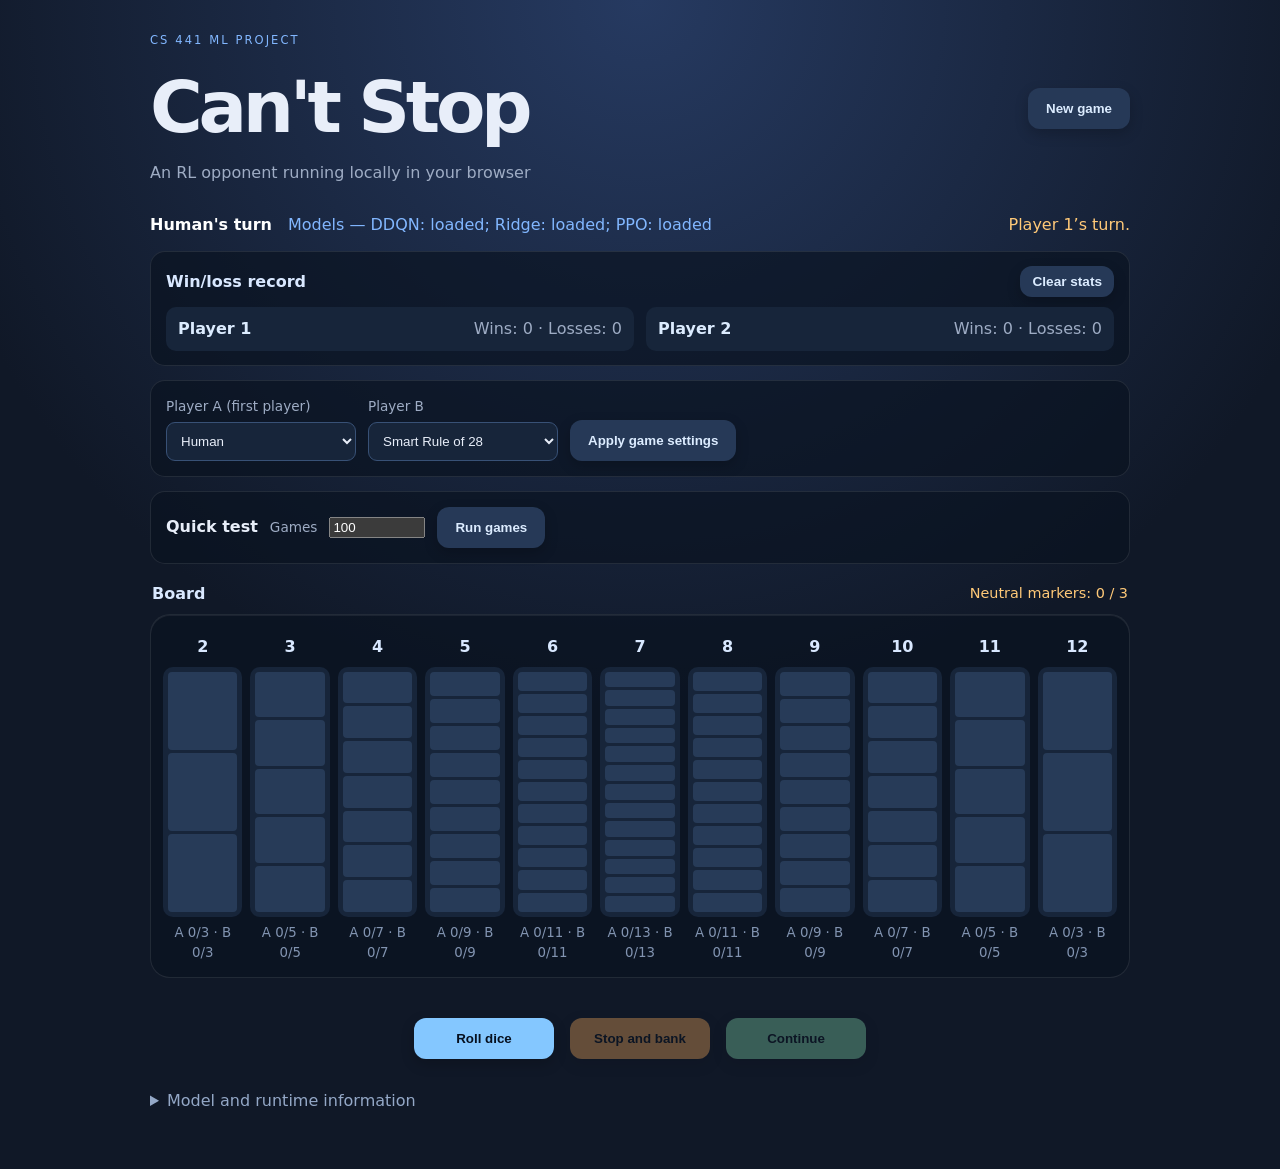
<file: web_demo/index.html>
<!doctype html>
<html lang="en">
<head>
  <meta charset="utf-8">
  <meta name="viewport" content="width=device-width, initial-scale=1">
  <title>Can't Stop — Browser Demo</title>
  <link rel="stylesheet" href="styles.css">
</head>
<body>
  <main>
    <header>
      <div><p class="eyebrow">CS 441 ML PROJECT</p><h1>Can't Stop</h1><p id="subtitle" class="subtitle">An RL opponent running locally in your browser</p></div>
      <button id="new-game" class="secondary">New game</button>
    </header>
    <section class="status" aria-live="polite"><span id="turn-label"></span><span id="model-label">Loading models…</span><span id="message"></span></section>
    <section class="scoreboard" aria-labelledby="scoreboard-label">
      <div class="scoreboard-heading"><strong id="scoreboard-label">Win/loss record</strong><button id="clear-stats" class="secondary" type="button">Clear stats</button></div>
      <div class="scoreboard-cards">
        <div class="score-card"><strong id="player-1-score-label">Player 1</strong><span id="player-1-score"></span></div>
        <div class="score-card"><strong id="player-2-score-label">Player 2</strong><span id="player-2-score"></span></div>
      </div>
    </section>
    <section class="agent-panel">
      <label id="player-a-label">Player A (first player)<select id="agent-a"></select></label>
      <label id="player-b-label">Player B<select id="agent-b"></select></label>
      <button id="apply-agents" class="secondary">Apply game settings</button>
    </section>
    <section class="quick-test" aria-labelledby="quick-test-label">
      <strong id="quick-test-label">Quick test</strong>
      <label for="quick-games">Games</label>
      <input id="quick-games" type="number" min="1" max="10000" value="100" step="1">
      <button id="quick-test" class="secondary" type="button">Run games</button>
      <output id="quick-result" aria-live="polite"></output>
    </section>
    <section class="board-heading"><strong id="board-label">Board</strong><span id="neutral-label">Neutral markers: 0 / 3</span></section>
    <section id="board" class="board"></section>
    <section class="dice-panel"><div id="dice" class="dice"></div><div id="moves" class="moves"></div></section>
    <section class="controls"><button id="roll">Roll dice</button><button id="stop" class="stop" disabled>Stop and bank</button><button id="continue" class="continue" disabled>Continue</button></section>
    <details><summary id="model-info">Model and runtime information</summary><pre id="debug"></pre></details>
  </main>
  <script type="module" src="js/app.js"></script>
</body>
</html>
</file>
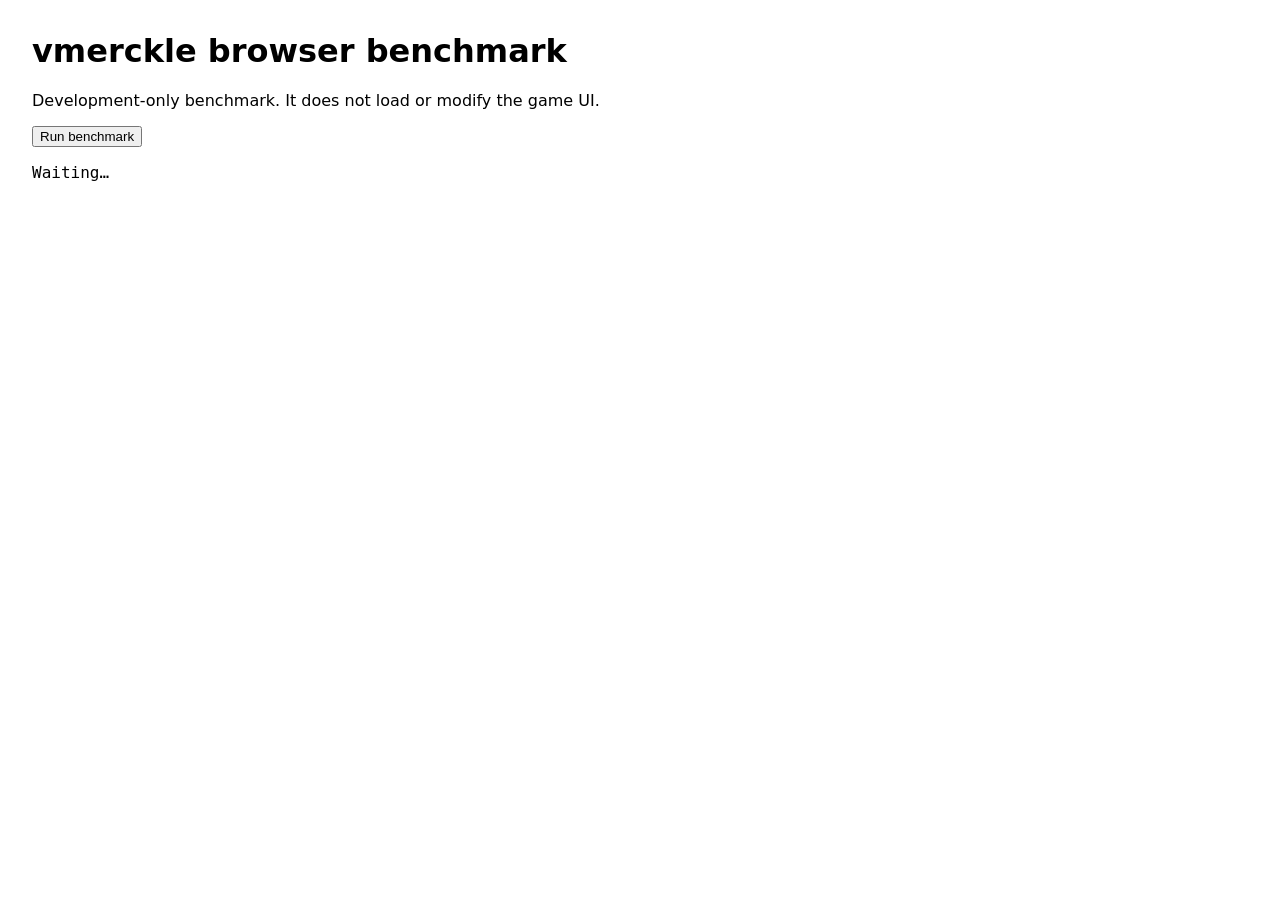
<file: web_demo/tools/benchmark_vmerckle.html>
<!doctype html>
<meta charset="utf-8">
<title>vmerckle browser benchmark</title>
<style>
  body { font: 16px system-ui, sans-serif; margin: 2rem; }
  pre { white-space: pre-wrap; }
</style>
<h1>vmerckle browser benchmark</h1>
<p>Development-only benchmark. It does not load or modify the game UI.</p>
<button id="run">Run benchmark</button>
<pre id="output">Waiting…</pre>
<script type="module">
import {legalMoves} from '../js/game.js';
import {randomSearchRollout, searchRootActions} from '../js/vmerckle.js';

const output = document.querySelector('#output');
const state = {
  permanent: [Array(11).fill(0), Array(11).fill(0)],
  owner: Array(11).fill(-1), active: {6: 4, 7: 5}, player: 0,
  rolls: 2, phase: 'decision', winner: null,
};

function makeActions() {
  const moves = legalMoves([1, 2, 3, 4], state);
  return moves.flatMap(move => [0, 1].map(action => {
    const post = {...state, active: {...state.active}, phase: 'decision'};
    for (const column of move) {
      post.active[column] = (post.active[column] ?? state.permanent[state.player][column - 2]) + 1;
    }
    return {move, action, post};
  }));
}

function seededRng(seed) {
  let value = seed >>> 0;
  return () => {
    value = (1664525 * value + 1013904223) >>> 0;
    return value / 0x100000000;
  };
}

async function runRollouts(count) {
  const start = performance.now();
  let wins = 0;
  for (let i = 0; i < count; i++) {
    wins += await randomSearchRollout(state, i % 2, 0, {
      rng: seededRng(441 + i), yieldEvery: 0,
    });
  }
  const elapsed = performance.now() - start;
  return {elapsed_ms: Number(elapsed.toFixed(3)), wins};
}

async function measureRootAgent(name, cancelAfter = Infinity) {
  let cancel = false;
  let lastProgress = performance.now();
  const start = lastProgress;
  const result = await searchRootActions(makeActions(), 0, name, {
    rng: seededRng(12345),
    isCancelled: () => cancel,
    onRollout: ({rollouts}) => {
      lastProgress = performance.now();
      if (rollouts >= cancelAfter) cancel = true;
      if (rollouts === 1 || rollouts % 8 === 0) {
        output.textContent = `${name}: ${rollouts} rollouts completed…`;
      }
    },
  });
  return {
    result: result === null ? null : {
      index: result.index, rollouts: result.rollouts, yields: result.yields,
      wins: result.wins, plays: result.plays,
    },
    elapsed_ms: Number((performance.now() - start).toFixed(3)),
    last_progress_ms: Number((lastProgress - start).toFixed(3)),
  };
}

async function measureCancellation() {
  let cancelled = false;
  setTimeout(() => { cancelled = true; }, 0);
  const start = performance.now();
  const result = await randomSearchRollout(state, 1, 0, {
    rng: seededRng(99),
    yieldEvery: 32,
    isCancelled: () => cancelled,
  });
  return {
    result,
    latency_ms: Number((performance.now() - start).toFixed(3)),
  };
}

document.querySelector('#run').addEventListener('click', async event => {
  event.target.disabled = true;
  output.textContent = 'Running…';
  try {
    const rollouts = 1000;
    output.textContent = 'Measuring single-rollout throughput…';
    const measured = await runRollouts(rollouts);
    output.textContent = 'Measuring vmerckle Monte root search…';
    const monte = await measureRootAgent('vmerckle_monte');
    output.textContent = 'Measuring vmerckle UCT root search…';
    const uct = await measureRootAgent('vmerckle_monte_uct');
    output.textContent = 'Measuring cancellation…';
    const canceledMonte = await measureRootAgent('vmerckle_monte', 1);
    const cancellation = await measureCancellation();
    output.textContent = JSON.stringify({
      rollouts,
      ...measured,
      rollouts_per_second: Number((rollouts / (measured.elapsed_ms / 1000)).toFixed(1)),
      cancellation,
      root_agents: {monte, uct, canceled_monte: canceledMonte},
      user_agent: navigator.userAgent,
    }, null, 2);
  } catch (error) {
    output.textContent = `${error.name}: ${error.message}`;
  } finally {
    event.target.disabled = false;
  }
});
</script>
</file>
<file: web_demo/styles.css>
:root { color-scheme: dark; font: 16px/1.5 system-ui, sans-serif; background:#101827; color:#e8eef9; }
* { box-sizing:border-box } body { margin:0; min-height:100vh; background:radial-gradient(circle at 50% 0,#263a61,#101827 55%); }
main { width:min(980px,94vw); margin:0 auto; padding:32px 0 56px; } header,.status,.controls,.dice-panel { display:flex; align-items:center; justify-content:space-between; gap:16px; } h1 { margin:0; font-size:clamp(2.3rem,7vw,4.5rem); letter-spacing:-.06em; } .eyebrow { color:#82b7ff; font-size:.72rem; letter-spacing:.18em; margin:0 0 4px; } .subtitle { margin:0;color:#9eacc4 } button { border:0; border-radius:12px; padding:13px 18px; color:#06101f; background:#84c7ff; font-weight:700; cursor:pointer; box-shadow:0 5px 14px #0003; } button:disabled { opacity:.35; cursor:not-allowed } button.secondary { background:#263957;color:#dcecff } .status { margin:28px 0 14px; flex-wrap:wrap; color:#b8c6df; } #turn-label { color:#fff;font-weight:700 } #model-label { color:#82b7ff } #message { margin-left:auto;color:#ffc978 }
.board { display:grid; grid-template-columns:repeat(11,minmax(48px,1fr)); gap:8px; padding:20px 12px 14px; border:1px solid #ffffff18; border-radius:20px; background:#0a1220aa; box-shadow:inset 0 1px #fff1; overflow-x:auto; } .column { min-width:48px; text-align:center; } .column h2 { font-size:1rem;margin:0 0 8px;color:#d9e8ff } .track { height:250px; display:flex; flex-direction:column-reverse; justify-content:flex-start; gap:3px; padding:5px; border-radius:10px; background:#17253a; } .cell { flex:1 1 0; min-height:12px; border-radius:4px; background:#273b58; position:relative; } .cell.filled-a { background:#3977b7; } .cell.filled-b { background:#8554b8; } .cell.filled-both { background:linear-gradient(90deg,#3977b7 0 50%,#8554b8 50%); } .cell.temp { background:#f1ad55; } .cell.closed { box-shadow:inset 0 0 0 2px #da6682; } .marker { height:10px; width:10px; border-radius:50%; position:absolute; top:50%; transform:translateY(-50%); z-index:2; box-shadow:0 0 0 2px #12233b; } .marker-a { left:3px; background:#d9f0ff; } .marker-b { right:3px; background:#f0d9ff; } .column small { display:block;color:#8294b1;margin-top:6px }
.dice-panel { margin-top:18px; flex-wrap:wrap; } .dice { display:flex; gap:8px; } .die { width:40px;height:40px;display:grid;place-items:center;border-radius:9px;background:#f4f7fc;color:#14233a;font-size:1.2rem;font-weight:800; } .moves { display:flex;gap:8px;flex-wrap:wrap; } .move { padding:9px 12px; background:#304a6e;color:#dcecff; } .move.selected { outline:3px solid #84c7ff;background:#416e9e } .controls { justify-content:center;margin:22px 0; } .controls button { min-width:140px } .stop { background:#ffb05b } .continue { background:#87e0b2 } details { color:#94a8c7;margin-top:30px } pre { white-space:pre-wrap;color:#9eb1ca;font-size:.8rem }
@media(max-width:650px){ main{padding-top:20px}.board{grid-template-columns:repeat(11,48px);gap:3px;padding:12px 4px}.track{height:190px;padding:3px;gap:2px}.cell{min-height:7px}.column h2{font-size:.8rem}.column small{font-size:.65rem}.controls button{min-width:0;padding:11px 10px} }
.scoreboard { margin:14px 0; padding:14px 15px; border:1px solid #ffffff18; border-radius:15px; background:#0a1220aa; }
.scoreboard-heading { display:flex; align-items:center; justify-content:space-between; gap:12px; color:#d9e8ff; }
.scoreboard-heading button { padding:8px 12px; font-size:.85rem; }
.scoreboard-cards { display:grid; grid-template-columns:repeat(2,minmax(0,1fr)); gap:12px; margin-top:10px; }
.score-card { display:flex; justify-content:space-between; gap:12px; padding:10px 12px; border-radius:10px; background:#17253a; color:#dcecff; }
.score-card span { color:#9eacc4; text-align:right; }
@media(max-width:450px){ .scoreboard-cards{grid-template-columns:1fr}.score-card{display:block}.score-card span{display:block;text-align:left;margin-top:2px} }
.cell.temp { background:repeating-linear-gradient(135deg,#f1ad55 0 5px,#c9873d 5px 8px); }
.cell.temp { background:#273b58; }
.marker { height:22px; width:22px; display:grid; place-items:center; font-size:.62rem; font-weight:800; color:#102039; border:2px solid #fff; box-shadow:0 0 0 2px #12233b,0 2px 5px #0008; }
.marker::after { content:'N'; }
.marker-a::after { content:'A'; }
.marker-b::after { content:'B'; }
.agent-panel { display:flex; align-items:end; gap:12px; flex-wrap:wrap; padding:15px; margin:12px 0 14px; border:1px solid #ffffff18; border-radius:15px; background:#0a1220aa; }
.quick-test { display:flex; align-items:center; gap:12px; flex-wrap:wrap; padding:15px; margin:12px 0 14px; border:1px solid #ffffff18; border-radius:15px; background:#0a1220aa; }
.quick-test label { color:#9eacc4; font-size:.85rem; }
.quick-test input[type="number"] { width:6rem; }
.quick-test output { color:#8de0b5; font-weight:600; }
.agent-panel label { display:flex; flex-direction:column; gap:5px; color:#9eacc4; font-size:.85rem; }
select { min-width:190px; padding:10px; border:1px solid #385176; border-radius:9px; background:#17253a; color:#e8eef9; }
.board-heading { display:flex; justify-content:space-between; align-items:center; margin:18px 2px 8px; color:#d9e8ff; }
#neutral-label { color:#ffc978; font-size:.9rem; }
</file>
